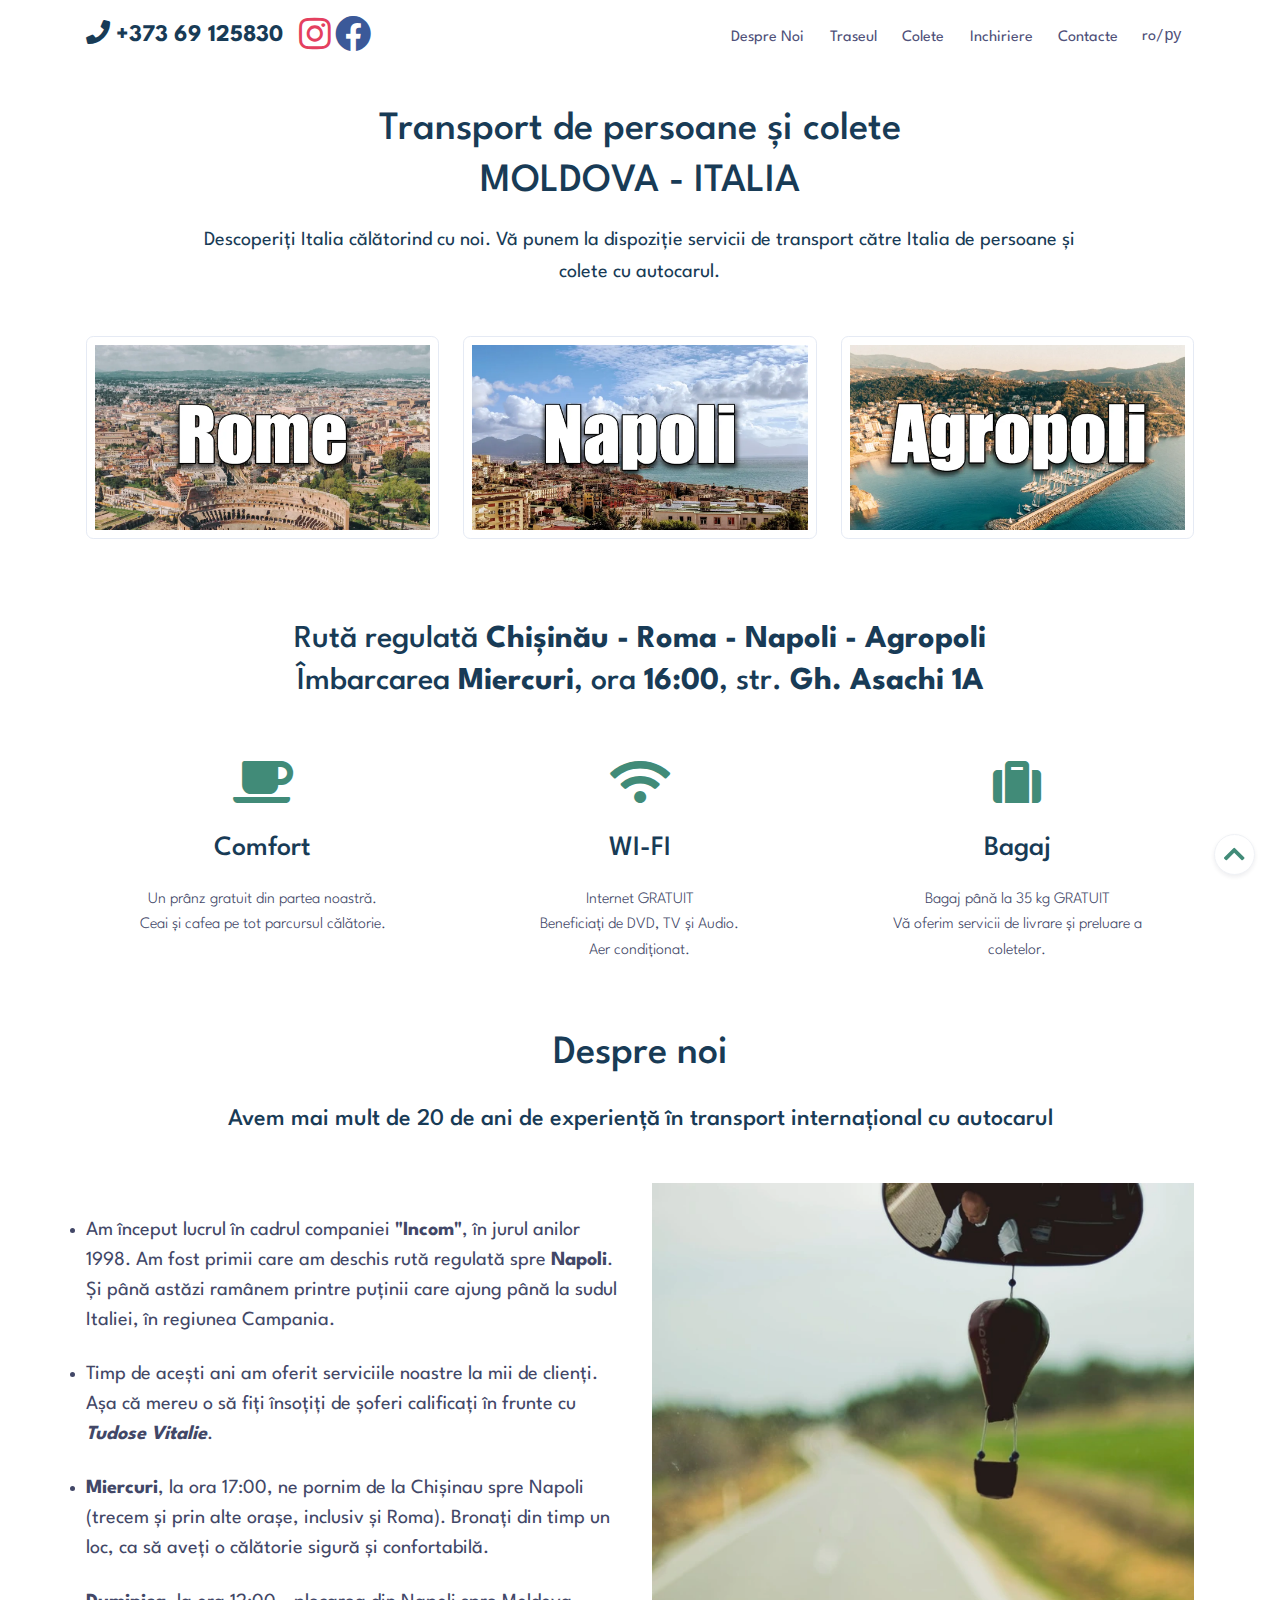
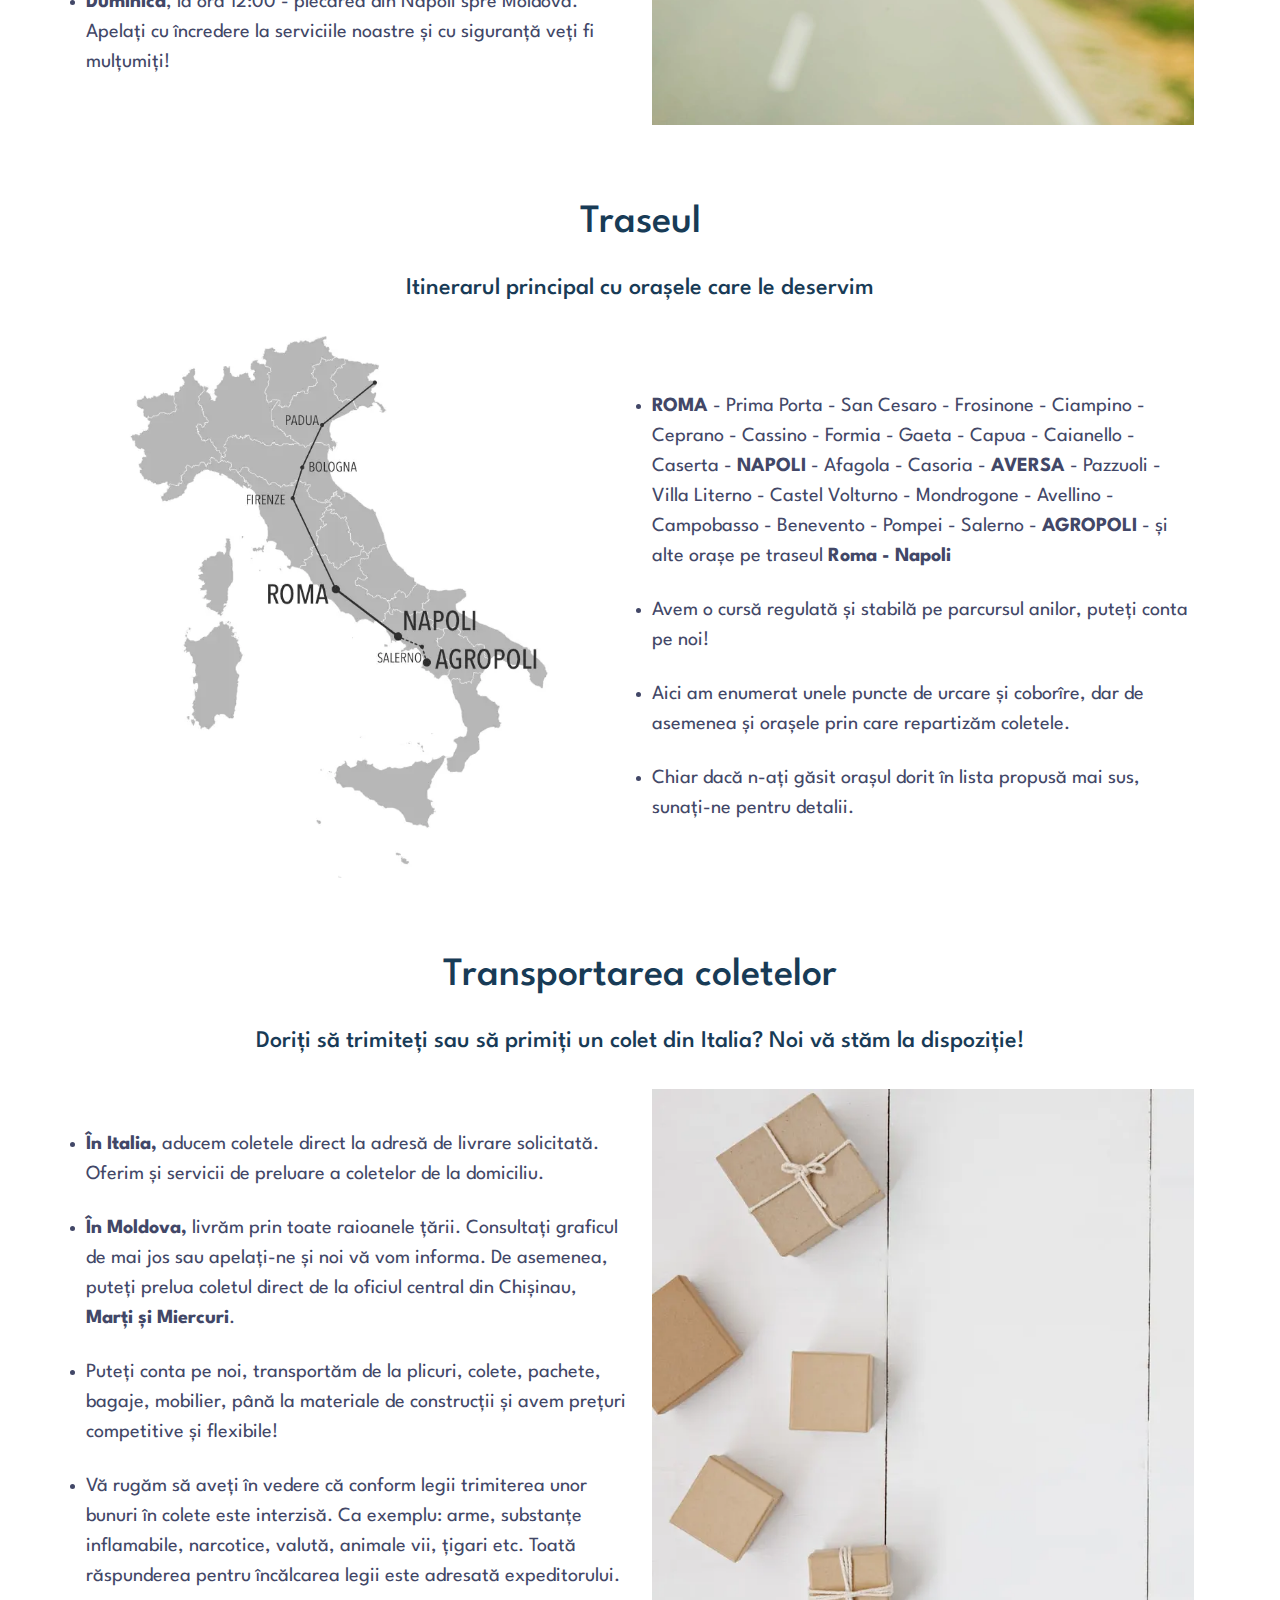
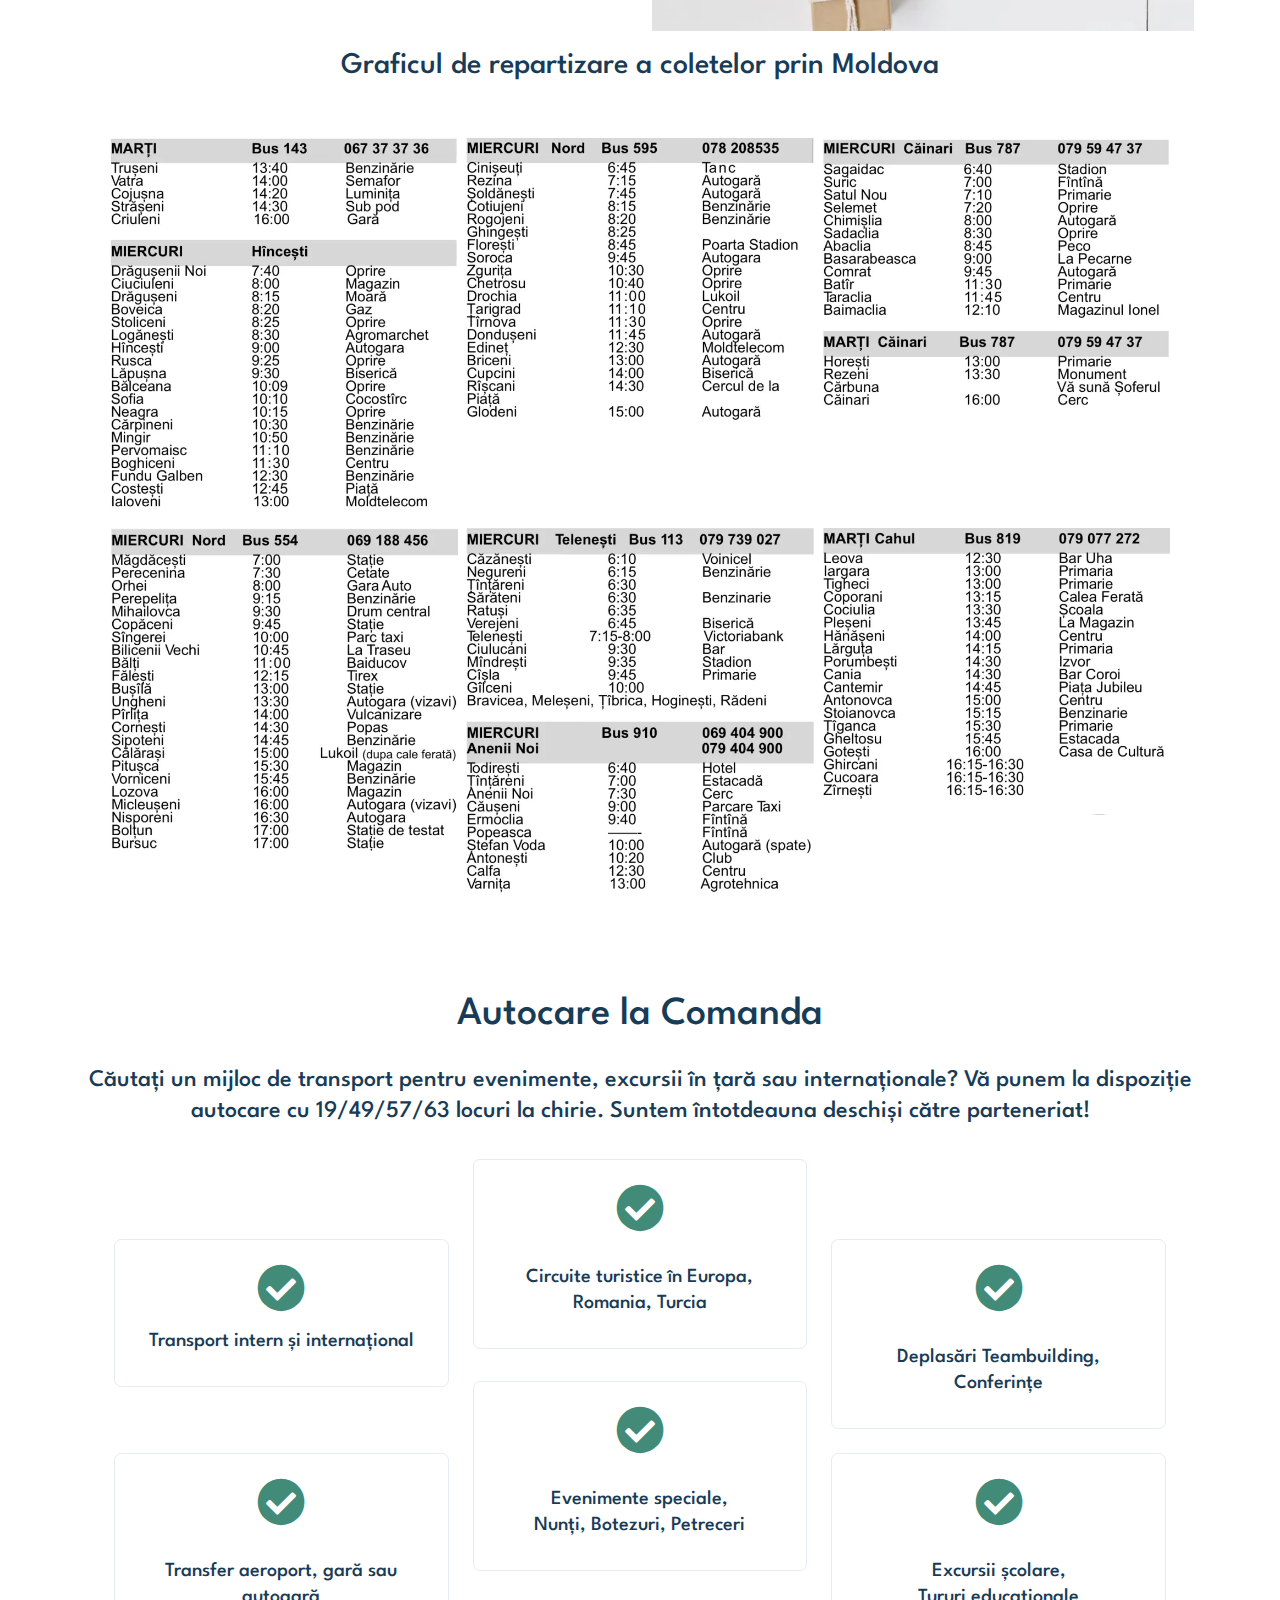
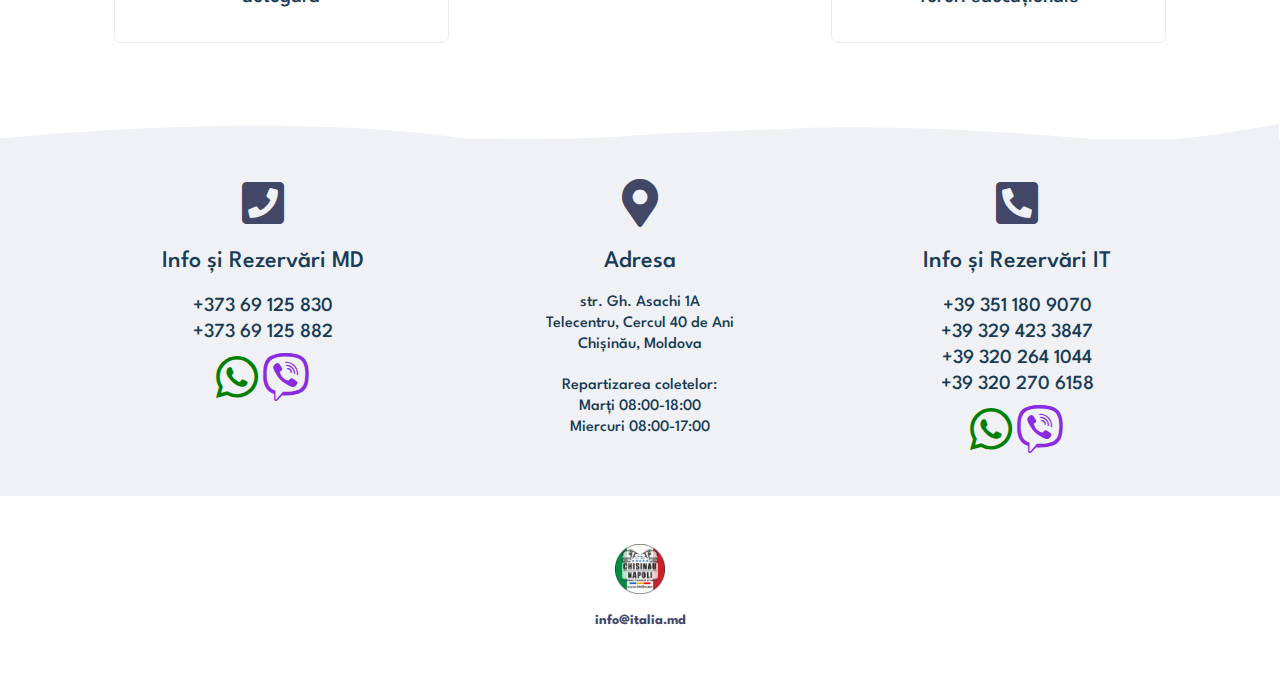
<file: index.html>
<!DOCTYPE html><html lang="ro"><head><meta http-equiv="Content-Type" content="text/html; charset=utf-8"><title>Italia - Moldova. Transport de pasageri si colete | italia.md</title><meta name="viewport" content="width=device-width,initial-scale=1,shrink-to-fit=no"><meta name="title" content="Italia - Moldova. Transport de pasageri si colete | italia.md"><meta name="author" content="italia.md"><meta name="description" content="Ruta Chisinau - Roma - Napoli - Agropoli. Transport de persoane si colete. Imbarcarea din Chisinau, Miercuri 17:00 str.Gh.Asachi 1A. Rezervari: 069125830"><meta name="keywords" content="111 transport, italia, moldova, chisinau napoli, chisinau roma, moldova italia, chisinau italia, incom, italia.md, chisinau.roma.napoli"><link rel="canonical" href="https://italia.md/"><meta property="og:type" content="website"><meta property="og:url" content="https://italia.md/"><meta property="og:title" content="Italia - Moldova. Transport de pasageri si colete | italia.md"><meta property="og:description" content="Ruta Chisinau - Roma - Napoli - Agropoli. Transport de persoane si colete. Imbarcarea din Chisinau, Miercuri 17:00 str.Gh.Asachi 1A. Rezervari: 069125830"><meta property="og:image" content="https://italia.md/assets/img/bus.png"><meta property="twitter:card" content="summary_large_image"><meta property="twitter:url" content="https://italia.md/"><meta property="twitter:title" content="Italia - Moldova. Transport de pasageri si colete | italia.md"><meta property="twitter:description" content="Ruta Chisinau - Roma - Napoli - Agropoli. Transport de persoane si colete. Imbarcarea din Chisinau, Miercuri 17:00 str.Gh.Asachi 1A. Rezervari: 069125830"><meta property="twitter:image" content="https://italia.md/assets/img/bus.png"><link rel="apple-touch-icon" sizes="120x120" href="./assets/img/favicon/apple-touch-icon.png"><link rel="icon" type="image/png" sizes="32x32" href="./assets/img/favicon/bus2.png"><link rel="icon" type="image/png" sizes="16x16" href="./assets/img/favicon/bus2.png"><link rel="manifest" href="./assets/img/favicon/site.webmanifest"><link rel="mask-icon" href="./assets/img/favicon/safari-pinned-tab.svg" color="#ffffff"><meta name="msapplication-TileColor" content="#ffffff"><meta name="theme-color" content="#ffffff"><link type="text/css" href="./vendor/@fortawesome/fontawesome-free/css/all.min.css" rel="stylesheet"><link type="text/css" href="./css/swipe.css" rel="stylesheet"><meta name="yandex-verification" content="260deba2bd4ad762"><script data-host="https://microanalytics.io" data-dnt="false" src="https://microanalytics.io/js/script.js" id="ZwSg9rf6GA" async defer="defer"></script><script defer="defer" src="https://static.cloudflareinsights.com/beacon.min.js" data-cf-beacon='{"token": "74568b2d2356481abb2b016bed1ec2b2"}'></script><style>.fix-scroll {
    display: block;
    position: relative;
    top: -80px;
    visibility: hidden;
}</style></head><body><header class="header-global" id="home"><nav id="navbar-main" class="navbar navbar-expand-lg fixed-top bg-white"><div class="container"><div class="d-flex flex-row flex-nowrap"><a class="pt-1 h4" href="#contacts"><i class="fas fa-phone"></i> <b>+373 69 125830</b></a><div class="d-none d-lg-block"><a href="https://www.instagram.com/chisinau.roma.napoli.agropoli/" target="_blank" aria-label="instagram social link" class="icon icon-ml icon-instagram mt-0 ml-3 mr-1"><span class="fab fa-instagram"></span> </a><a href="https://www.facebook.com/chisinau.roma.napoli.agropoli/" target="_blank" aria-label="facebook social link" class="icon icon-ml icon-facebook"><span class="fab fa-facebook"></span></a></div></div><button class="navbar-toggler" type="button" data-toggle="collapse" data-target="#navbarTogglerDemo02" aria-controls="navbarTogglerDemo02" aria-expanded="false" aria-label="Toggle navigation"><i class="fas fa-bars"></i></button><div class="collapse navbar-collapse" id="navbarTogglerDemo02"><ul class="navbar-nav mr-auto"><li class="nav-item d-lg-none"><a class="fas fa-times" href="#home"></a></li><li class="nav-item"><a class="nav-link" href="#about">Despre Noi</a></li><li class="nav-item"><a class="nav-link" href="#route">Traseul</a></li><li class="nav-item"><a class="nav-link" href="#boxes">Colete</a></li><li class="nav-item"><a class="nav-link" href="#rent">Inchiriere</a></li><li class="nav-item"><a class="nav-link pr-4" href="#contacts">Contacte</a></li><hr><div class="d-flex flex-row flex-nowrap"><div class="d-flex flex-row flex-nowrap"><a class="nav-link d-flex flex-row flex-nowrap pl-0 pr-0" href="index.html">ro</a> <a class="nav-link d-flex flex-row flex-nowrap pl-0 pr-0">/</a> <a class="nav-link d-flex flex-row flex-nowrap pl-0" href="index.ru.html">ру</a></div><div class="d-lg-none"><a href="https://www.instagram.com/chisinau.roma.napoli.agropoli/" target="_blank" aria-label="instagram social link" class="icon icon-ml icon-instagram mt-1 ml-4 mr-1"><span class="fab fa-instagram"></span> </a><a href="https://www.facebook.com/chisinau.roma.napoli.agropoli/" target="_blank" aria-label="facebook social link" class="icon icon-ml icon-facebook"><span class="fab fa-facebook"></span></a></div></div></ul></div></div></nav></header><main><section class="section section-header text-dark pb-md-0 pt-6"><div class="container"><div class="row justify-content-center"><div class="col-12 col-md-10 text-center mb-5 mb-md-5"><p class="display-3 font-weight-bolder mb-4"></p><h1>Transport de persoane și colete<br>MOLDOVA - ITALIA</h1><p></p><p class="lead mb-0 mb-lg-0">Descoperiți Italia călătorind cu noi. Vă punem la dispoziție servicii de transport către Italia de persoane și colete cu autocarul.</p></div></div><div class="row mb-6"><div class="col-12 col-md-6 col-lg-4"><div class="card border-light p-2"><img src="./assets/img/illustrations/roma.webp" alt="Roma"></div></div><div class="col-12 col-md-6 col-lg-4"><div class="card border-light p-2"><img src="./assets/img/illustrations/napoli.webp" alt="Napoli"></div></div><div class="col-12 col-md-6 col-lg-4"><div class="card border-light p-2"><img src="./assets/img/illustrations/agropoli.webp" alt="Agropoli"></div></div></div><div class="row justify-content-center mb-0 mb-lg-4 text-center"><h2>Rută regulată&nbsp;<br class="d-md-none"><b>Chișinău - Roma - Napoli - Agropoli</b><br>Îmbarcarea <b>Miercuri</b>, ora <b>16:00</b>, str. <b>Gh. Asachi 1A</b></h2></div></div></section><section class="section section-lg py-0 mb-3"><div class="container"><div class="row"><div class="col-12 col-md-6 col-lg-4"><div class="card border-0 bg-white text-center p-1"><div class="card-header bg-white border-0 pb-0"><div class="icon icon-lg icon-primary mb-4"><span class="fas fa-coffee"></span></div><h2 class="h3 text-dark m-0">Comfort</h2></div><div class="card-body"><p class="mb-0">Un prânz gratuit din partea noastră.<br>Ceai și cafea pe tot parcursul călătorie.</p></div></div></div><div class="col-12 col-md-6 col-lg-4"><div class="card border-0 bg-white text-center p-1"><div class="card-header bg-white border-0 pb-0"><div class="icon icon-lg icon-primary mb-4"><span class="fas fa-wifi"></span></div><h2 class="h3 text-dark m-0">WI-FI</h2></div><div class="card-body"><p class="mb-0">Internet GRATUIT<br>Beneficiați de DVD, TV și Audio.<br>Aer condiționat.</p></div></div></div><div class="col-12 col-md-6 col-lg-4"><div class="card border-0 bg-white text-center p-1"><div class="card-header bg-white border-0 pb-0"><div class="icon icon-lg icon-primary mb-4"><span class="fas fa-suitcase"></span></div><h2 class="h3 text-dark m-0">Bagaj</h2></div><div class="card-body"><p class="mb-4">Bagaj până la 35 kg GRATUIT<br>Vă oferim servicii de livrare și preluare a coletelor.</p></div></div></div></div></div></section><span id="about" class="fix-scroll"></span><section class="section section-lg pt-0 pb-5"><div class="container"><div class="row justify-content-center mb-5 mb-lg-0 text-center"><div class="col-12 col-lg-8 text-center"><h2 class="h1 mb-4">Despre noi</h2></div><p class="h4 mb-4">Avem mai mult de 20 de ani de experiență în transport internațional cu autocarul</p></div><div class="row row-grid align-items-center mb-3"><div class="col-12 col-lg-6"><li class="lead">Am început lucrul în cadrul companiei <b>"Incom"</b>, în jurul anilor 1998. Am fost primii care am deschis rută regulată spre <b>Napoli</b>. Și până astăzi ramânem printre puținii care ajung până la sudul Italiei, în regiunea Campania.</li><br><li class="lead">Timp de acești ani am oferit serviciile noastre la mii de clienți. Așa că mereu o să fiți însoțiți de șoferi calificați în frunte cu <i><b>Tudose Vitalie</b></i>.</li><br><li class="lead"><b>Miercuri</b>, la ora 17:00, ne pornim de la Chișinau spre Napoli (trecem și prin alte orașe, inclusiv și Roma). Bronați din timp un loc, ca să aveți o călătorie sigură și confortabilă.</li><br><li class="lead"><b>Duminica</b>, la ora 12:00 - plecarea din Napoli spre Moldova. Apelați cu încredere la serviciile noastre și cu siguranță veți fi mulțumiți!</li></div><div class="col-12 col-lg-6 mr-lg-auto pt-4 pb-2"><img src="./assets/img/illustrations/driver.webp" class="w-100" alt="Sofer"></div></div></div></section><span id="route" class="fix-scroll"></span><section class="section section-lg pt-0 pb-5"><div class="container"><div class="row justify-content-center mb-5 mb-lg-2 text-center"><div class="col-12 col-lg-8 text-center"><h2 class="h1 mb-4">Traseul</h2></div><p class="h4 mb-4">Itinerarul principal cu orașele care le deservim</p></div><div class="row row-grid align-items-center mb-0 mb-lg-4"><div class="col-12 col-lg-6"><img src="./assets/img/illustrations/italy.webp" class="w-100" alt="Italia"></div><div class="col-12 col-lg-6 ml-lg-auto"><li class="lead"><b>ROMA</b> - Prima Porta - San Cesaro - Frosinone - Ciampino - Ceprano - Cassino - Formia - Gaeta - Capua - Caianello - Caserta - <b>NAPOLI</b> - Afagola - Casoria - <b>AVERSA</b> - Pazzuoli - Villa Literno - Castel Volturno - Mondrogone - Avellino - Campobasso - Benevento - Pompei - Salerno - <b>AGROPOLI</b> - și alte orașe pe traseul <b>Roma - Napoli</b></li><br><li class="lead">Avem o cursă regulată și stabilă pe parcursul anilor, puteți conta pe noi!</li><br><li class="lead">Aici am enumerat unele puncte de urcare și coborîre, dar de asemenea și orașele prin care repartizăm coletele.</li><br><li class="lead">Chiar dacă n-ați găsit orașul dorit în lista propusă mai sus, sunați-ne pentru detalii.</li></div></div></div></section><span id="boxes" class="fix-scroll"></span><section class="section section-lg pt-0 pb-6"><div class="container"><div class="row justify-content-center mb-5 mb-lg-2 text-center"><div class="col-12 col-lg-8 text-center"><h2 class="h1 mb-4">Transportarea coletelor</h2></div><p class="h4 mb-4">Doriți să trimiteți sau să primiți un colet din Italia? Noi vă stăm la dispoziție!</p></div><div class="row row-grid align-items-center mb-5 mb-lg-3"><div class="col-12 col-lg-6"><!-- <h5 class="mb-4">
                                <i class="fas fa-phone"></i>&nbsp;&nbsp;<b>+373 69 125830</b> &nbsp;&nbsp;(Viber/WhatsApp)<br>
                                <i class="fas fa-phone"></i>&nbsp;&nbsp;<b>+39 351 180 9070</b> &nbsp;&nbsp;(Viber/WhatsApp)<br>
                                <i class="fas fa-phone"></i>&nbsp;&nbsp;<b>+39 329 423 3847</b> &nbsp;&nbsp;(Viber/WhatsApp)
                            </h5> --><li class="lead"><b>În Italia,</b> aducem coletele direct la adresă de livrare solicitată. Oferim și servicii de preluare a coletelor de la domiciliu.</li><br><li class="lead"><b>În Moldova,</b> livrăm prin toate raioanele țării. Consultați graficul de mai jos sau apelați-ne și noi vă vom informa. De asemenea, puteți prelua coletul direct de la oficiul central din Chișinau, <b>Marți și Miercuri</b>.</li><br><li class="lead">Puteți conta pe noi, transportăm de la plicuri, colete, pachete, bagaje, mobilier, până la materiale de construcții și avem prețuri competitive și flexibile!</li><br><li class="lead">Vă rugăm să aveți în vedere că conform legii trimiterea unor bunuri în colete este interzisă. Ca exemplu: arme, substanțe inflamabile, narcotice, valută, animale vii, țigari etc. Toată răspunderea pentru încălcarea legii este adresată expeditorului.</li></div><div class="col-12 col-lg-6 ml-lg-auto"><img src="./assets/img/illustrations/box.webp" class="w-100" alt="Colete"></div></div><div class="row justify-content-center mb-5"><div class="col-12 text-center mb-0 mb-lg-0"><h2 class="display-4 mb-0">Graficul de repartizare a coletelor prin Moldova</h2></div></div><div class="container"><div class="container-sm"><div class="row align-items-start"><div class="col-4 p-1"><a href="./assets/img/illustrations/1orar.webp" target="_blank"><img src="./assets/img/illustrations/1orar.webp" alt="Orar Bus nr.143"></a></div><div class="col-4 p-1"><a href="./assets/img/illustrations/2orar.webp" target="_blank"><img src="./assets/img/illustrations/2orar.webp" alt="Orar Bus nr.595"></a></div><div class="col-4 p-1"><a href="./assets/img/illustrations/3orar.webp" target="_blank"><img src="./assets/img/illustrations/3orar.webp" alt="Orar Bus nr.787"></a></div><div class="col-4 p-1"><a href="./assets/img/illustrations/4orar.webp" target="_blank"><img src="./assets/img/illustrations/4orar.webp" alt="Orar Bus nr.554"></a></div><div class="col-4 p-1"><a href="./assets/img/illustrations/5orar.webp" target="_blank"><img src="./assets/img/illustrations/5orar.webp" alt="Orar Bus nr.113/910"></a></div><div class="col-4 p-1"><a href="./assets/img/illustrations/6orar.webp" target="_blank"><img src="./assets/img/illustrations/6orar.webp" alt="Orar Bus nr.819"></a></div></div></div></div></div></section><span id="rent" class="fix-scroll"></span><section class="section section-lg pt-0 pb-3"><div class="container"><div class="row justify-content-center mb-5 mb-lg-2 text-center"><div class="col-12 col-lg-8 text-center"><h2 class="h1 mb-4">Autocare la Comanda</h2></div><p class="h4 mb-4">Căutați un mijloc de transport pentru evenimente, excursii în țară sau internaționale? Vă punem la dispoziție autocare cu 19/49/57/63 locuri la chirie. Suntem întotdeauna deschiși către parteneriat!</p></div><div class="container"><div class="row justify-content-center"><div class="row mt-lg-6 mb-lg-6 mb-2"><div class="col-12 col-md-6 col-lg-4 mb-4 mb-lg-0"><div class="card border-light"><div class="card-body text-center py-4"><div class="icon icon-lg icon-primary mb-2"><span class="fas fa-check-circle fa-3x"></span></div><p class="px-2 my-2 h5">Transport intern și internațional</p></div></div></div><div class="col-12 col-md-6 col-lg-4 mb-4 mb-lg-0"><div class="card border-light mt-lg-n6"><div class="card-body text-center py-4"><div class="icon icon-lg icon-primary mb-4"><span class="fas fa-check-circle fa-3x"></span></div><p class="px-2 my-2 h5">Circuite turistice în Europa, Romania, Turcia</p></div></div></div><div class="col-12 col-md-6 col-lg-4 mb-4 mb-lg-0"><div class="card border-light"><div class="card-body text-center py-4"><div class="icon icon-lg icon-primary mb-4"><span class="fas fa-check-circle fa-3x"></span></div><p class="px-2 my-2 h5">Deplasări Teambuilding,<br>Conferințe</p></div></div></div><div class="col-12 col-md-6 col-lg-4 mb-4 mb-lg-0 mt-lg-4"><div class="card border-light"><div class="card-body text-center py-4"><div class="icon icon-lg icon-primary mb-4"><span class="fas fa-check-circle fa-3x"></span></div><p class="px-2 my-2 h5">Transfer aeroport, gară sau autogară</p></div></div></div><div class="col-12 col-md-6 col-lg-4 mb-4 mb-lg-0 mt-lg-n5"><div class="card border-light"><div class="card-body text-center py-4"><div class="icon icon-lg icon-primary mb-4"><span class="fas fa-check-circle fa-3x"></span></div><p class="px-2 my-2 h5">Evenimente speciale,<br>Nunți, Botezuri, Petreceri</p></div></div></div><div class="col-12 col-md-6 col-lg-4 mt-lg-4"><div class="card border-light"><div class="card-body text-center py-4"><div class="icon icon-lg icon-primary mb-4"><span class="fas fa-check-circle fa-3x"></span></div><p class="px-2 my-2 h5">Excursii școlare,<br>Tururi educaționale</p></div></div></div></div></div></div></div></section><span id="contacts" class="fix-scroll"></span><div class="section bg-soft p-4"><figure class="position-absolute top-0 left-0 w-100 d-none d-md-block mt-n3"><svg class="fill-soft" version="1.1" xmlns="http://www.w3.org/2000/svg" xmlns:xlink="http://www.w3.org/1999/xlink" x="0px" y="0px" viewBox="0 0 1920 43.4" style="enable-background:new 0 0 1920 43.4;" xml:space="preserve"><path d="M0,23.3c0,0,405.1-43.5,697.6,0c316.5,1.5,108.9-2.6,480.4-14.1c0,0,139-12.2,458.7,14.3 c0,0,67.8,19.2,283.3-22.7v35.1H0V23.3z"></path></svg></figure><div class="container"><div class="row text-center"><div class="col-sm-4 p-3"><div class="contact-detail-box"><i class="fas fa-phone-square fa-3x text-colored"></i><h4 class="mt-3 mb-3">Info și Rezervări MD</h4><abbr title="Phone"></abbr><h5>+373 69 125 830<br>+373 69 125 882</h5><a href="https://api.whatsapp.com/send?phone=37369125830"><i class="fab fa-whatsapp fa-3x" style="color: green;"></i></a> <a href="viber://chat?number=37369125830"><i class="fab fa-viber fa-3x" style="color: blueviolet;"></i></a></div></div><div class="col-sm-4 p-3"><div class="contact-detail-box"><i class="fas fa-map-marker-alt fa-3x"></i><h4 class="mt-3 mb-3">Adresa</h4><h6>str. Gh. Asachi 1A<br>Telecentru, Cercul 40 de Ani<br>Chișinău, Moldova<br><br>Repartizarea coletelor:<br>Marți 08:00-18:00<br>Miercuri 08:00-17:00</h6></div></div><div class="col-sm-4 p-3"><div class="contact-detail-box"><i class="fas fa-phone-square-alt fa-3x text-colored"></i><h4 class="mt-3 mb-3">Info și Rezervări IT</h4><h5>+39 351 180 9070<br>+39 329 423 3847<br>+39 320 264 1044<br>+39 320 270 6158</h5><a href="https://api.whatsapp.com/send?phone=393511809070"><i class="fab fa-whatsapp fa-3x" style="color: green;"></i></a> <a href="viber://chat?number=393511809070"><i class="fab fa-viber fa-3x" style="color: blueviolet;"></i></a></div></div></div></div></div></main><footer class="footer py-5 pt-lg-0"><div class="sticky-right"><a href="#home" class="icon icon-primary icon-md btn btn-icon-only btn-white border border-soft shadow-soft animate-up-3"><span class="fas fa-chevron-up"></span></a></div><div class="container"><div class="row pt-2 pt-lg-5"><div class="col mb-md-0"><a href="https://www.facebook.com/chisinau.roma.napoli.agropoli" target="_blank" class="d-flex justify-content-center"><img src="./assets/img/bus.png" height="50" class="mb-3" alt="Logo"></a><div class="d-flex text-center justify-content-center align-items-center" role="contentinfo"><p class="font-weight-normal font-small mb-0"><b>info<!-- >@. -->@<!-- >@. -->italia<!-- >@. -->.<!-- >@. -->md</b></p></div></div></div></div></footer><script src="./vendor/popper.js/dist/umd/popper.min.js"></script><script src="./vendor/bootstrap/dist/js/bootstrap.min.js"></script><script src="./vendor/headroom.js/dist/headroom.min.js"></script><script src="./vendor/onscreen/dist/on-screen.umd.min.js"></script><script src="./vendor/smooth-scroll/dist/smooth-scroll.polyfills.min.js"></script><script async defer="defer" src="https://buttons.github.io/buttons.js"></script><script src="./assets/js/swipe.js"></script><script>const navLinks = document.querySelectorAll('.nav-item')
    const menuToggle = document.getElementById('navbarTogglerDemo02')
    const bsCollapse = new bootstrap.Collapse(menuToggle)
    navLinks.forEach((l) => {
        l.addEventListener('click', () => { bsCollapse.toggle(true) })
    })</script></body></html>
</file>
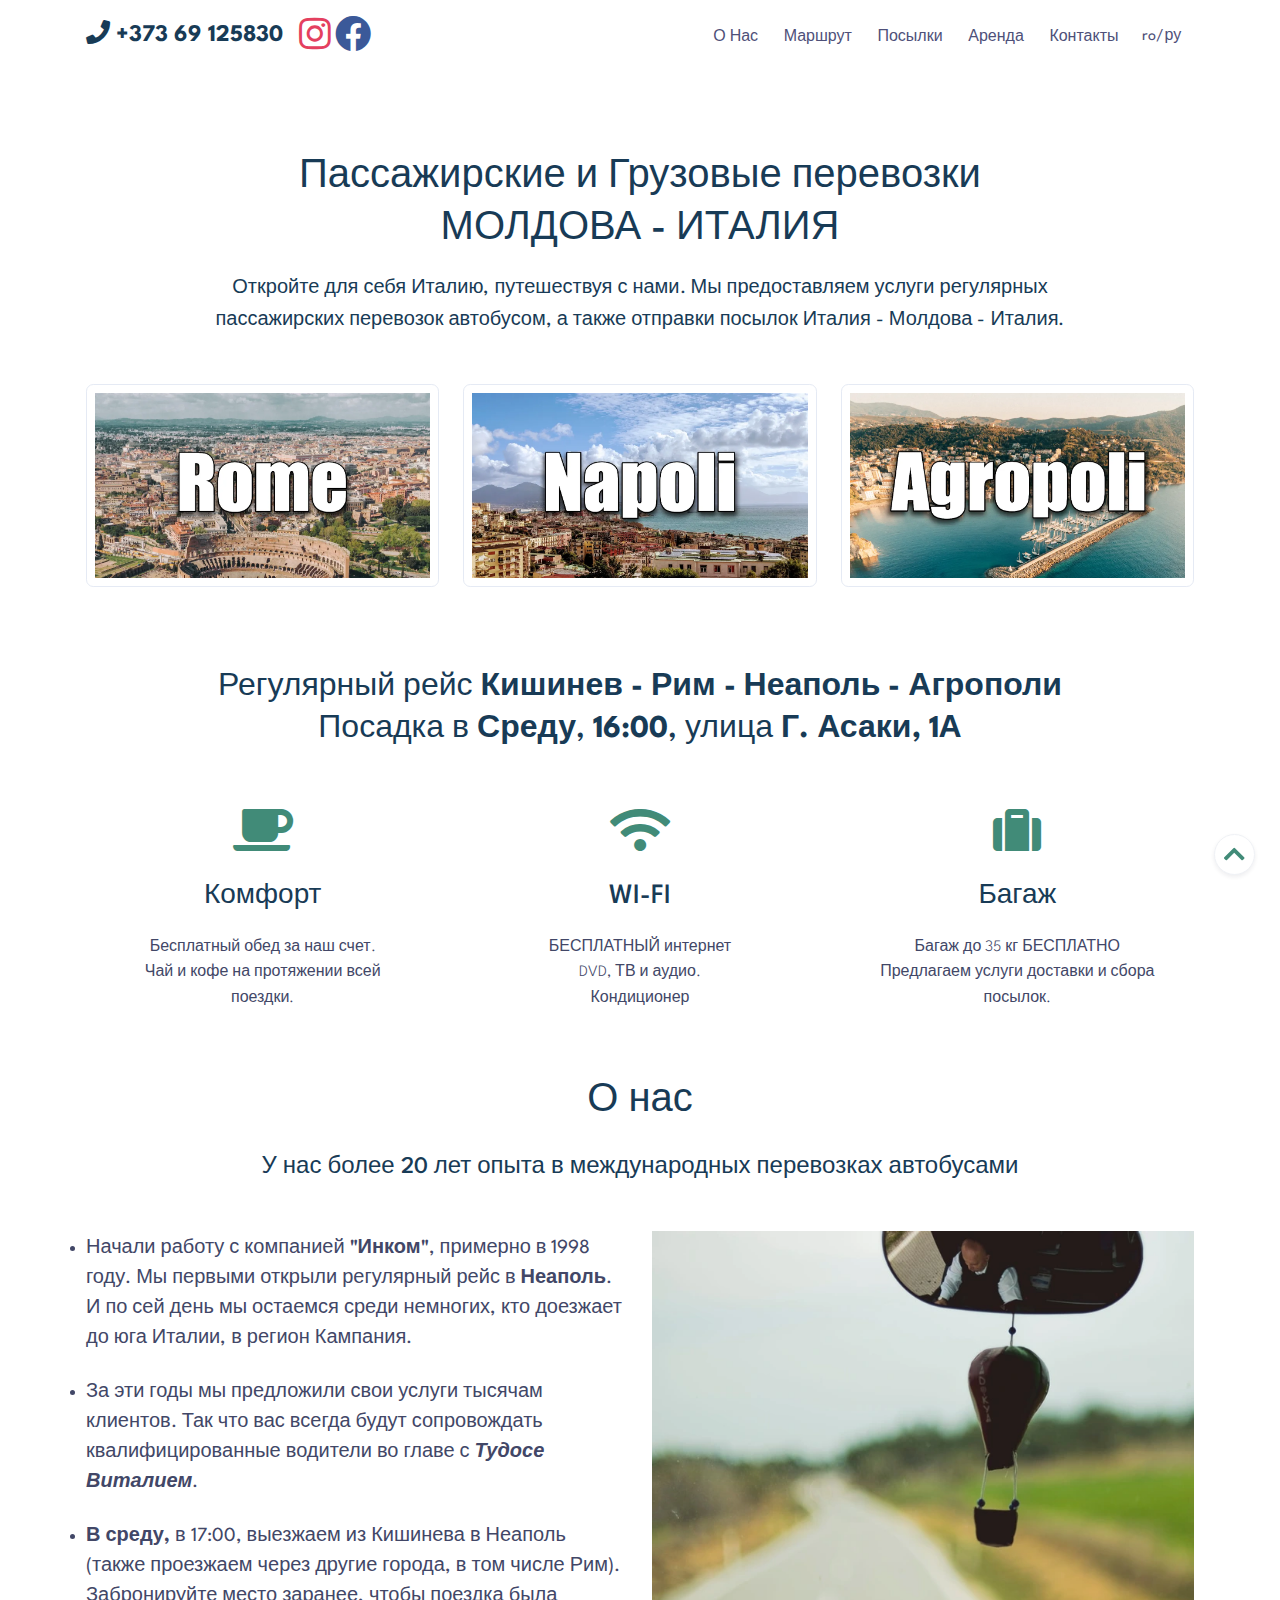
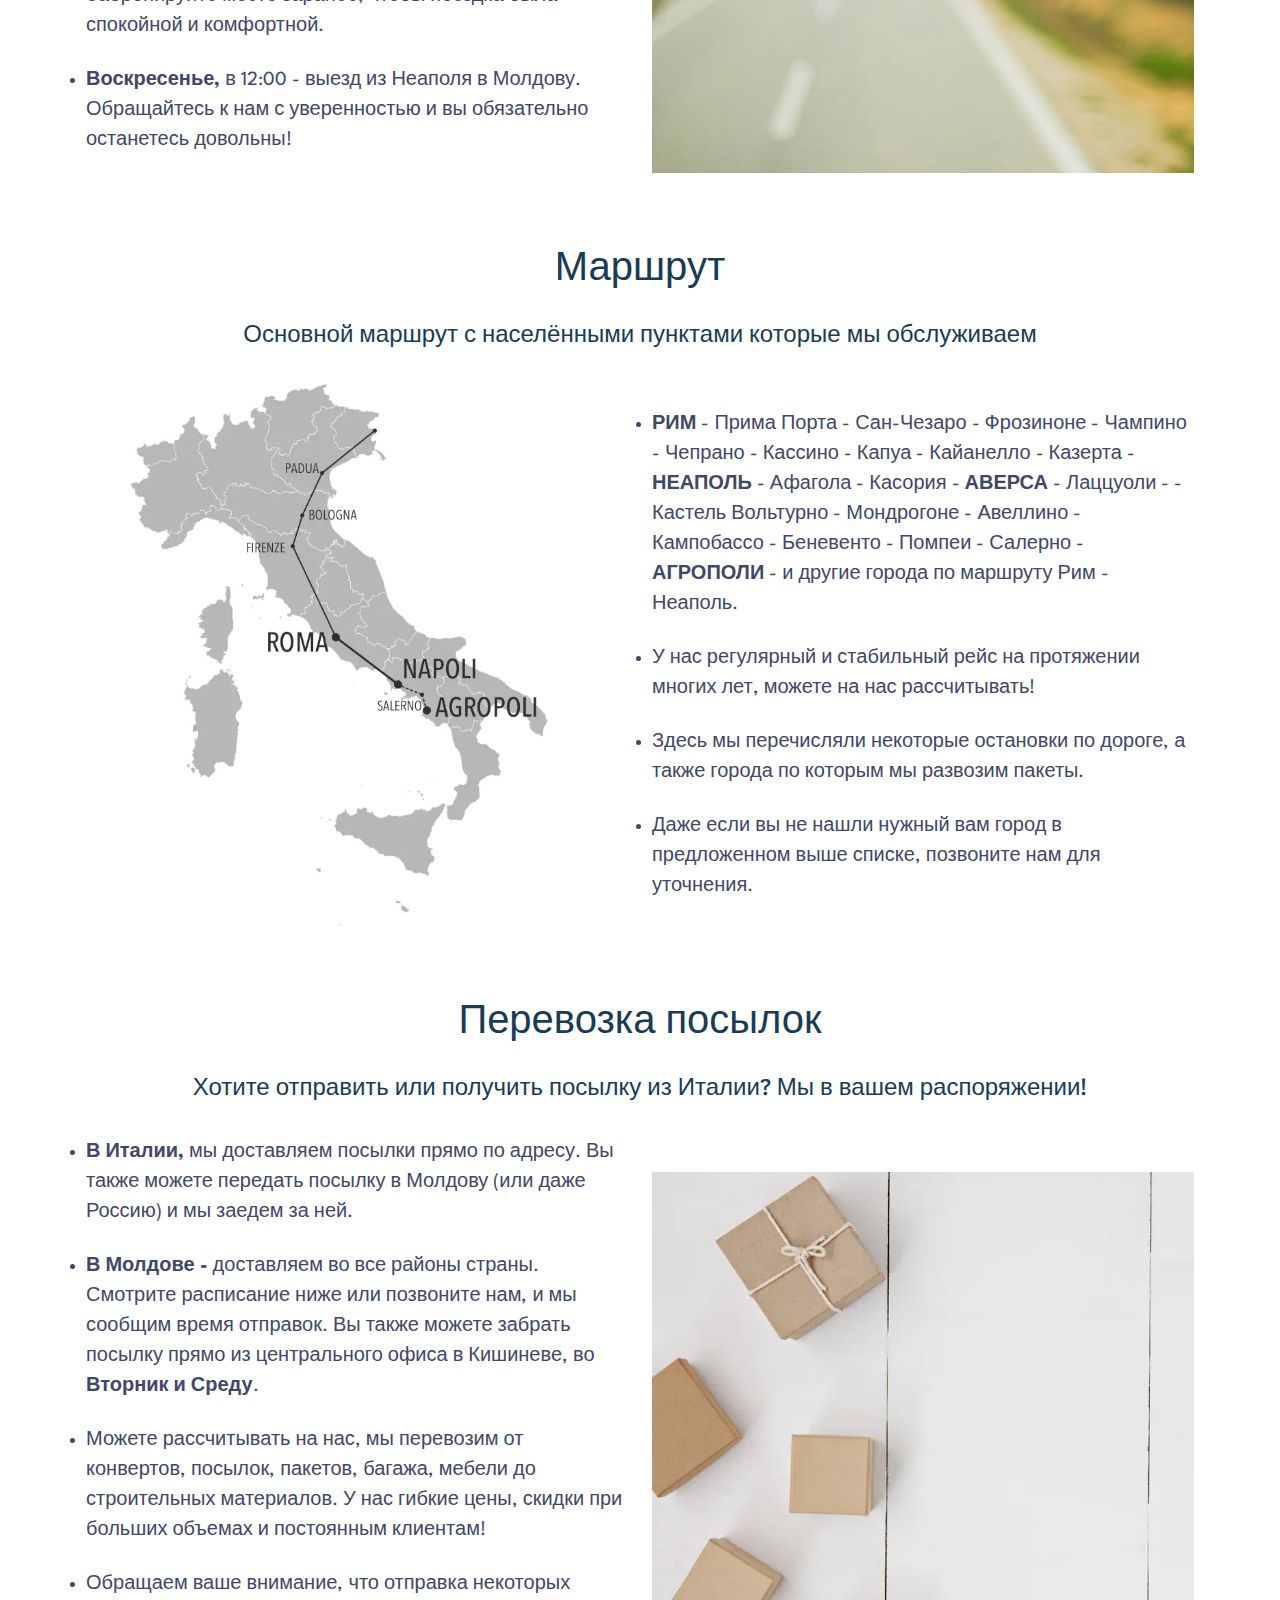
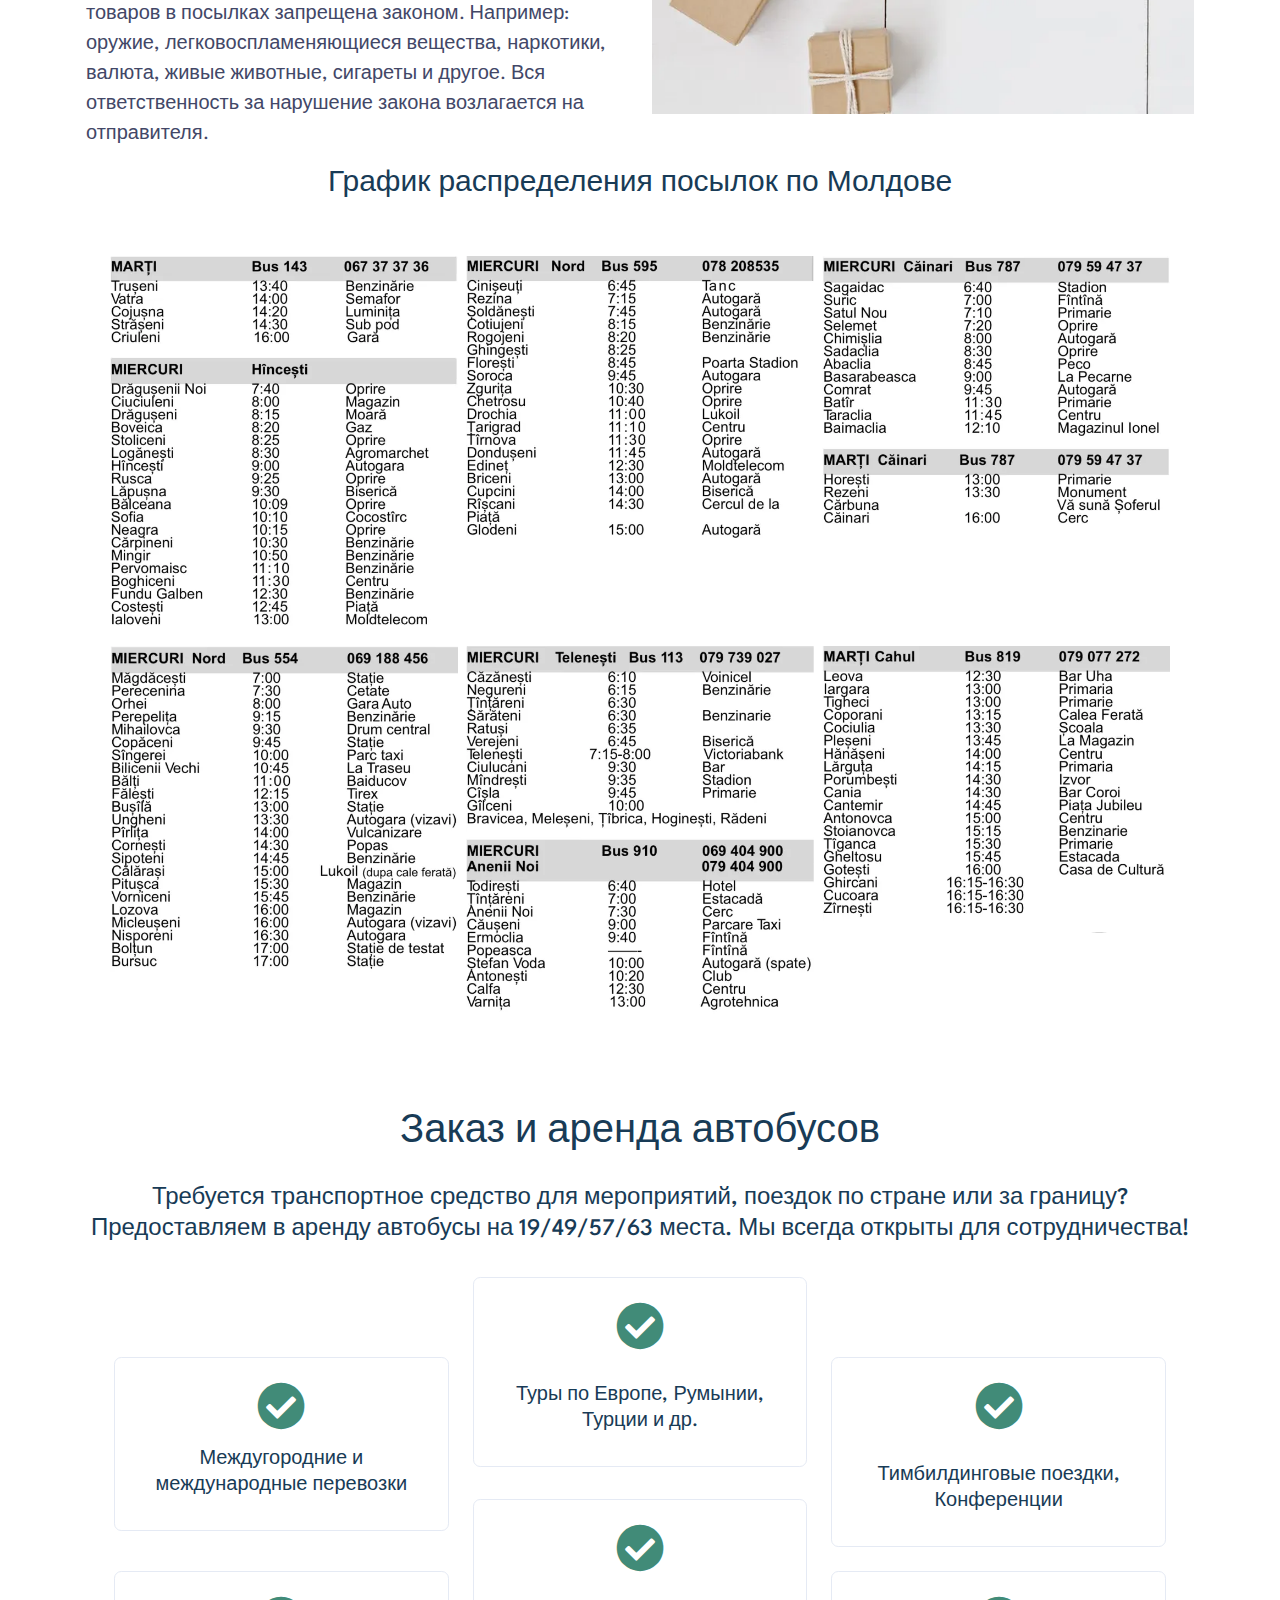
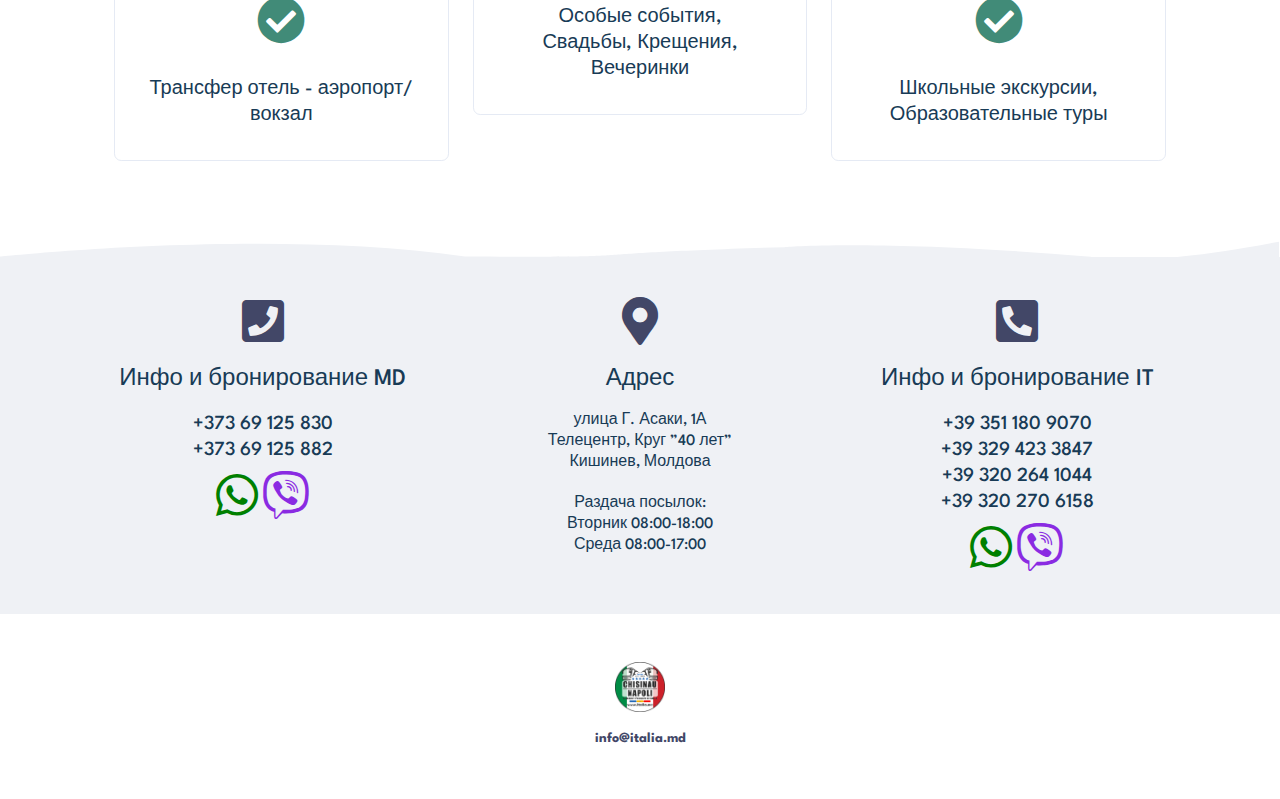
<file: index.ru.html>
<!DOCTYPE html><html lang="ro"><head><meta http-equiv="Content-Type" content="text/html; charset=utf-8"><title>Italia - Moldova. Transport de pasageri si colete | italia.md</title><meta name="viewport" content="width=device-width,initial-scale=1,shrink-to-fit=no"><meta name="title" content="Italia - Moldova. Transport de pasageri si colete | italia.md"><meta name="author" content="italia.md"><meta name="description" content="Ruta Chisinau - Roma - Napoli - Agropoli. Transport de persoane si colete. Pornirea din Chisinau, Miercuri 17:00 str.Gh.Asachi 1A. Rezervari: 069125830"><meta name="keywords" content="111 transport, italia, moldova, chisinau napoli, chisinau roma, moldova italia, chisinau italia, incom, italia.md, chisinau.roma.napoli"><link rel="canonical" href="https://italia.md/"><meta property="og:type" content="website"><meta property="og:url" content="https://italia.md/"><meta property="og:title" content="Italia - Moldova. Transport de pasageri si colete | italia.md"><meta property="og:description" content="Ruta Chisinau - Roma - Napoli - Agropoli. Transport de persoane si colete. Pornirea din Chisinau, Miercuri 17:00 str.Gh.Asachi 1A. Rezervari: 069125830"><meta property="og:image" content="https://italia.md/assets/img/bus.png"><meta property="twitter:card" content="summary_large_image"><meta property="twitter:url" content="https://italia.md/"><meta property="twitter:title" content="Italia - Moldova. Transport de pasageri si colete | italia.md"><meta property="twitter:description" content="Ruta Chisinau - Roma - Napoli - Agropoli. Transport de persoane si colete. Pornirea din Chisinau, Miercuri 17:00 str.Gh.Asachi 1A. Rezervari: 069125830"><meta property="twitter:image" content="https://italia.md/assets/img/bus.png"><link rel="apple-touch-icon" sizes="120x120" href="./assets/img/favicon/apple-touch-icon.png"><link rel="icon" type="image/png" sizes="32x32" href="./assets/img/favicon/bus2.png"><link rel="icon" type="image/png" sizes="16x16" href="./assets/img/favicon/bus2.png"><link rel="manifest" href="./assets/img/favicon/site.webmanifest"><link rel="mask-icon" href="./assets/img/favicon/safari-pinned-tab.svg" color="#ffffff"><meta name="msapplication-TileColor" content="#ffffff"><meta name="theme-color" content="#ffffff"><link type="text/css" href="./vendor/@fortawesome/fontawesome-free/css/all.min.css" rel="stylesheet"><link type="text/css" href="./css/swipe.css" rel="stylesheet"><meta name="yandex-verification" content="260deba2bd4ad762"><script data-host="https://microanalytics.io" data-dnt="false" src="https://microanalytics.io/js/script.js" id="ZwSg9rf6GA" async defer="defer"></script><script defer="defer" src="https://static.cloudflareinsights.com/beacon.min.js" data-cf-beacon='{"token": "74568b2d2356481abb2b016bed1ec2b2"}'></script><style>.fix-scroll {
    display: block;
    position: relative;
    top: -80px;
    visibility: hidden;
}</style></head><body><header class="header-global" id="home"><nav id="navbar-main" class="navbar navbar-expand-lg fixed-top bg-white"><div class="container"><div class="d-flex flex-row flex-nowrap"><a class="pt-1 h4" href="#contacts"><i class="fas fa-phone"></i> <b>+373 69 125830</b></a><div class="d-none d-lg-block"><a href="https://www.instagram.com/chisinau.roma.napoli.agropoli/" target="_blank" aria-label="instagram social link" class="icon icon-ml icon-instagram mt-0 ml-3 mr-1"><span class="fab fa-instagram"></span> </a><a href="https://www.facebook.com/chisinau.roma.napoli.agropoli/" target="_blank" aria-label="facebook social link" class="icon icon-ml icon-facebook"><span class="fab fa-facebook"></span></a></div></div><button class="navbar-toggler" type="button" data-toggle="collapse" data-target="#navbarTogglerDemo02" aria-controls="navbarTogglerDemo02" aria-expanded="false" aria-label="Toggle navigation"><i class="fas fa-bars"></i></button><div class="collapse navbar-collapse" id="navbarTogglerDemo02"><ul class="navbar-nav mr-auto"><li class="nav-item d-lg-none"><a class="fas fa-times" href="#home"></a></li><li class="nav-item"><a class="nav-link" href="#about">О Нас</a></li><li class="nav-item"><a class="nav-link" href="#route">Маршрут</a></li><li class="nav-item"><a class="nav-link" href="#boxes">Посылки</a></li><li class="nav-item"><a class="nav-link" href="#rent">Аренда</a></li><li class="nav-item"><a class="nav-link pr-4" href="#contacts">Контакты</a></li><hr><div class="d-flex flex-row flex-nowrap"><div class="d-flex flex-row flex-nowrap"><a class="nav-link d-flex flex-row flex-nowrap pl-0 pr-0" href="index.html">ro</a> <a class="nav-link d-flex flex-row flex-nowrap pl-0 pr-0">/</a> <a class="nav-link d-flex flex-row flex-nowrap pl-0" href="index.ru.html">ру</a></div><div class="d-lg-none"><a href="https://www.instagram.com/chisinau.roma.napoli.agropoli/" target="_blank" aria-label="instagram social link" class="icon icon-ml icon-instagram mt-1 ml-4 mr-1"><span class="fab fa-instagram"></span> </a><a href="https://www.facebook.com/chisinau.roma.napoli.agropoli/" target="_blank" aria-label="facebook social link" class="icon icon-ml icon-facebook"><span class="fab fa-facebook"></span></a></div></div></ul></div></div></nav></header><main><section class="section section-header text-dark pb-md-0 pt-7"><div class="container"><div class="row justify-content-center"><div class="col-12 col-md-10 text-center mb-5 mb-md-5"><p class="display-3 font-weight-bolder mb-4"></p><h1>Пассажирские и Грузовые перевозки<br>МОЛДОВА - ИТАЛИЯ</h1><p></p><p class="lead mb-0 mb-lg-0">Откройте для себя Италию, путешествуя с нами. Мы предоставляем услуги регулярных пассажирских перевозок автобусом, а также отправки посылок Италия - Молдова - Италия.</p></div></div><div class="row mb-6"><div class="col-12 col-md-6 col-lg-4"><div class="card border-light p-2"><img src="./assets/img/illustrations/roma.webp" alt="Roma"></div></div><div class="col-12 col-md-6 col-lg-4"><div class="card border-light p-2"><img src="./assets/img/illustrations/napoli.webp" alt="Napoli"></div></div><div class="col-12 col-md-6 col-lg-4"><div class="card border-light p-2"><img src="./assets/img/illustrations/agropoli.webp" alt="Agropoli"></div></div></div><div class="row justify-content-center mb-0 mb-lg-4 text-center"><h2>Регулярный рейс&nbsp;<br class="d-md-none"><b>Кишинев - Рим - Неаполь - Агрополи</b><br>Посадка в <b>Среду</b>, <b>16:00</b>, улица <b>Г. Асаки, 1А</b></h2></div></div></section><section class="section section-lg py-0 mb-3"><div class="container"><div class="row"><div class="col-12 col-md-6 col-lg-4"><div class="card border-0 bg-white text-center p-1"><div class="card-header bg-white border-0 pb-0"><div class="icon icon-lg icon-primary mb-4"><span class="fas fa-coffee"></span></div><h2 class="h3 text-dark m-0">Комфорт</h2></div><div class="card-body"><p class="mb-0">Бесплатный обед за наш счет.<br>Чай и кофе на протяжении всей поездки.</p></div></div></div><div class="col-12 col-md-6 col-lg-4"><div class="card border-0 bg-white text-center p-1"><div class="card-header bg-white border-0 pb-0"><div class="icon icon-lg icon-primary mb-4"><span class="fas fa-wifi"></span></div><h2 class="h3 text-dark m-0">WI-FI</h2></div><div class="card-body"><p class="mb-0">БЕСПЛАТНЫЙ интернет<br>DVD, ТВ и аудио.<br>Кондиционер</p></div></div></div><div class="col-12 col-md-6 col-lg-4"><div class="card border-0 bg-white text-center p-1"><div class="card-header bg-white border-0 pb-0"><div class="icon icon-lg icon-primary mb-4"><span class="fas fa-suitcase"></span></div><h2 class="h3 text-dark m-0">Багаж</h2></div><div class="card-body"><p class="mb-4">Багаж до 35 кг БЕСПЛАТНО<br>Предлагаем услуги доставки и сбора посылок.</p></div></div></div></div></div></section><span id="about" class="fix-scroll"></span><section class="section section-lg pt-0 pb-5"><div class="container"><div class="row justify-content-center mb-5 mb-lg-0 text-center"><div class="col-12 col-lg-8 text-center"><h2 class="h1 mb-4">О нас</h2></div><p class="h4 mb-4">У нас более 20 лет опыта в международных перевозках автобусами</p></div><div class="row row-grid align-items-center mb-3"><div class="col-12 col-lg-6"><li class="lead">Начали работу с компанией <b>"Инком"</b>, примерно в 1998 году. Мы первыми открыли регулярный рейс в <b>Неаполь</b>. И по сей день мы остаемся среди немногих, кто доезжает до юга Италии, в регион Кампания.</li><br><li class="lead">За эти годы мы предложили свои услуги тысячам клиентов. Так что вас всегда будут сопровождать квалифицированные водители во главе с <i><b>Тудосе Виталием</b></i>.</li><br><li class="lead"><b>В среду,</b> в 17:00, выезжаем из Кишинева в Неаполь (также проезжаем через другие города, в том числе Рим). Забронируйте место заранее, чтобы поездка была спокойной и комфортной.</li><br><li class="lead"><b>Воскресенье,</b> в 12:00 - выезд из Неаполя в Молдову. Обращайтесь к нам с уверенностью и вы обязательно останетесь довольны!</li></div><div class="col-12 col-lg-6 mr-lg-auto pt-4 pb-2"><img src="./assets/img/illustrations/driver.webp" class="w-100" alt="Sofer"></div></div></div></section><span id="route" class="fix-scroll"></span><section class="section section-lg pt-0 pb-5"><div class="container"><div class="row justify-content-center mb-5 mb-lg-2 text-center"><div class="col-12 col-lg-8 text-center"><h2 class="h1 mb-4">Маршрут</h2></div><p class="h4 mb-4">Основной маршрут с населёнными пунктами которые мы обслуживаем</p></div><div class="row row-grid align-items-center mb-0 mb-lg-4"><div class="col-12 col-lg-6"><img src="./assets/img/illustrations/italy.webp" class="w-100" alt="Italia"></div><div class="col-12 col-lg-6 ml-lg-auto"><li class="lead"><b>РИМ</b> - Прима Порта - Сан-Чезаро - Фрозиноне - Чампино - Чепрано - Кассино - Капуа - Кайанелло - Казерта - <b>НЕАПОЛЬ</b> - Афагола - Касория - <b>АВЕРСА</b> - Лаццуоли - - Кастель Вольтурно - Мондрогоне - Авеллино - Кампобассо - Беневенто - Помпеи - Салерно - <b>АГРОПОЛИ</b> - и другие города по маршруту Рим - Неаполь.</li><br><li class="lead">У нас регулярный и стабильный рейс на протяжении многих лет, можете на нас рассчитывать!</li><br><li class="lead">Здесь мы перечисляли некоторые остановки по дороге, а также города по которым мы развозим пакеты.</li><br><li class="lead">Даже если вы не нашли нужный вам город в предложенном выше списке, позвоните нам для уточнения.</li></div></div></div></section><span id="boxes" class="fix-scroll"></span><section class="section section-lg pt-0 pb-6"><div class="container"><div class="row justify-content-center mb-5 mb-lg-2 text-center"><div class="col-12 col-lg-8 text-center"><h2 class="h1 mb-4">Перевозка посылок</h2></div><p class="h4 mb-4">Хотите отправить или получить посылку из Италии? Мы в вашем распоряжении!</p></div><div class="row row-grid align-items-center mb-5 mb-lg-3"><div class="col-12 col-lg-6"><!-- <h5 class="mb-4">
                                <i class="fas fa-phone"></i>&nbsp;&nbsp;<b>+373 69 125830</b> &nbsp;&nbsp;(Viber/WhatsApp)<br>
                                <i class="fas fa-phone"></i>&nbsp;&nbsp;<b>+39 351 180 9070</b> &nbsp;&nbsp;(Viber/WhatsApp)<br>
                                <i class="fas fa-phone"></i>&nbsp;&nbsp;<b>+39 329 423 3847</b> &nbsp;&nbsp;(Viber/WhatsApp)
                            </h5> --><li class="lead"><b>В Италии,</b> мы доставляем посылки прямо по адресу. Вы также можете передать посылку в Молдову (или даже Россию) и мы заедем за ней.</li><br><li class="lead"><b>В Молдове -</b> доставляем во все районы страны. Смотрите расписание ниже или позвоните нам, и мы сообщим время отправок. Вы также можете забрать посылку прямо из центрального офиса в Кишиневе, во<b> Вторник и Среду</b>.</li><br><li class="lead">Можете рассчитывать на нас, мы перевозим от конвертов, посылок, пакетов, багажа, мебели до строительных материалов. У нас гибкие цены, скидки при больших объемах и постоянным клиентам!</li><br><li class="lead">Обращаем ваше внимание, что отправка некоторых товаров в посылках запрещена законом. Например: оружие, легковоспламеняющиеся вещества, наркотики, валюта, живые животные, сигареты и другое. Вся ответственность за нарушение закона возлагается на отправителя.</li></div><div class="col-12 col-lg-6 ml-lg-auto"><img src="./assets/img/illustrations/box.webp" class="w-100" alt="Colete"></div></div><div class="row justify-content-center mb-5"><div class="col-12 text-center mb-0 mb-lg-0"><h2 class="display-4 mb-0">График распределения посылок по Молдове</h2></div></div><div class="container"><div class="container-sm"><div class="row align-items-start"><div class="col-4 p-1"><a href="./assets/img/illustrations/1orar.webp" target="_blank"><img src="./assets/img/illustrations/1orar.webp" alt="Orar Bus nr.143"></a></div><div class="col-4 p-1"><a href="./assets/img/illustrations/2orar.webp" target="_blank"><img src="./assets/img/illustrations/2orar.webp" alt="Orar Bus nr.595"></a></div><div class="col-4 p-1"><a href="./assets/img/illustrations/3orar.webp" target="_blank"><img src="./assets/img/illustrations/3orar.webp" alt="Orar Bus nr.787"></a></div><div class="col-4 p-1"><a href="./assets/img/illustrations/4orar.webp" target="_blank"><img src="./assets/img/illustrations/4orar.webp" alt="Orar Bus nr.554"></a></div><div class="col-4 p-1"><a href="./assets/img/illustrations/5orar.webp" target="_blank"><img src="./assets/img/illustrations/5orar.webp" alt="Orar Bus nr.113/910"></a></div><div class="col-4 p-1"><a href="./assets/img/illustrations/6orar.webp" target="_blank"><img src="./assets/img/illustrations/6orar.webp" alt="Orar Bus nr.819"></a></div></div></div></div></div></section><span id="rent" class="fix-scroll"></span><section class="section section-lg pt-0 pb-3"><div class="container"><div class="row justify-content-center mb-5 mb-lg-2 text-center"><div class="col-12 col-lg-8 text-center"><h2 class="h1 mb-4">Заказ и аренда автобусов</h2></div><p class="h4 mb-4">Требуется транспортное средство для мероприятий, поездок по стране или за границу? Предоставляем в аренду автобусы на 19/49/57/63 места. Мы всегда открыты для сотрудничества!</p></div><div class="container"><div class="row justify-content-center"><div class="row mt-lg-6 mb-lg-6 mb-2"><div class="col-12 col-md-6 col-lg-4 mb-4 mb-lg-0"><div class="card border-light"><div class="card-body text-center py-4"><div class="icon icon-lg icon-primary mb-2"><span class="fas fa-check-circle fa-3x"></span></div><p class="px-2 my-2 h5">Междугородние и международные перевозки</p></div></div></div><div class="col-12 col-md-6 col-lg-4 mb-4 mb-lg-0"><div class="card border-light mt-lg-n6"><div class="card-body text-center py-4"><div class="icon icon-lg icon-primary mb-4"><span class="fas fa-check-circle fa-3x"></span></div><p class="px-2 my-2 h5">Туры по Европе, Румынии, Турции и др.</p></div></div></div><div class="col-12 col-md-6 col-lg-4 mb-4 mb-lg-0"><div class="card border-light"><div class="card-body text-center py-4"><div class="icon icon-lg icon-primary mb-4"><span class="fas fa-check-circle fa-3x"></span></div><p class="px-2 my-2 h5">Тимбилдинговые поездки,<br>Конференции</p></div></div></div><div class="col-12 col-md-6 col-lg-4 mb-4 mb-lg-0 mt-lg-4"><div class="card border-light"><div class="card-body text-center py-4"><div class="icon icon-lg icon-primary mb-4"><span class="fas fa-check-circle fa-3x"></span></div><p class="px-2 my-2 h5">Трансфер отель - аэропорт/вокзал</p></div></div></div><div class="col-12 col-md-6 col-lg-4 mb-4 mb-lg-0 mt-lg-n5"><div class="card border-light"><div class="card-body text-center py-4"><div class="icon icon-lg icon-primary mb-4"><span class="fas fa-check-circle fa-3x"></span></div><p class="px-2 my-2 h5">Особые события,<br>Свадьбы, Крещения, Вечеринки</p></div></div></div><div class="col-12 col-md-6 col-lg-4 mt-lg-4"><div class="card border-light"><div class="card-body text-center py-4"><div class="icon icon-lg icon-primary mb-4"><span class="fas fa-check-circle fa-3x"></span></div><p class="px-2 my-2 h5">Школьные экскурсии,<br>Образовательные туры</p></div></div></div></div></div></div></div></section><span id="contacts" class="fix-scroll"></span><div class="section bg-soft p-4"><figure class="position-absolute top-0 left-0 w-100 d-none d-md-block mt-n3"><svg class="fill-soft" version="1.1" xmlns="http://www.w3.org/2000/svg" xmlns:xlink="http://www.w3.org/1999/xlink" x="0px" y="0px" viewBox="0 0 1920 43.4" style="enable-background:new 0 0 1920 43.4;" xml:space="preserve"><path d="M0,23.3c0,0,405.1-43.5,697.6,0c316.5,1.5,108.9-2.6,480.4-14.1c0,0,139-12.2,458.7,14.3 c0,0,67.8,19.2,283.3-22.7v35.1H0V23.3z"></path></svg></figure><div class="container"><div class="row text-center"><div class="col-sm-4 p-3"><div class="contact-detail-box"><i class="fas fa-phone-square fa-3x text-colored"></i><h4 class="mt-3 mb-3">Инфо и бронирование MD</h4><abbr title="Phone"></abbr><h5>+373 69 125 830<br>+373 69 125 882</h5><a href="https://api.whatsapp.com/send?phone=37369125830"><i class="fab fa-whatsapp fa-3x" style="color: green;"></i></a> <a href="viber://chat?number=37369125830"><i class="fab fa-viber fa-3x" style="color: blueviolet;"></i></a></div></div><div class="col-sm-4 p-3"><div class="contact-detail-box"><i class="fas fa-map-marker-alt fa-3x"></i><h4 class="mt-3 mb-3">Адрес</h4><h6>улица Г. Асаки, 1А<br>Телецентр, Круг ”40 лет”<br>Кишинев, Молдова<br><br>Раздача посылок:<br>Вторник 08:00-18:00<br>Среда 08:00-17:00</h6></div></div><div class="col-sm-4 p-3"><div class="contact-detail-box"><i class="fas fa-phone-square-alt fa-3x text-colored"></i><h4 class="mt-3 mb-3">Инфо и бронирование IT</h4><h5>+39 351 180 9070<br>+39 329 423 3847<br>+39 320 264 1044<br>+39 320 270 6158</h5><a href="https://api.whatsapp.com/send?phone=393511809070"><i class="fab fa-whatsapp fa-3x" style="color: green;"></i></a> <a href="viber://chat?number=393511809070"><i class="fab fa-viber fa-3x" style="color: blueviolet;"></i></a></div></div></div></div></div></main><footer class="footer py-5 pt-lg-0"><div class="sticky-right"><a href="#home" class="icon icon-primary icon-md btn btn-icon-only btn-white border border-soft shadow-soft animate-up-3"><span class="fas fa-chevron-up"></span></a></div><div class="container"><div class="row pt-2 pt-lg-5"><div class="col mb-md-0"><a href="https://www.facebook.com/chisinau.roma.napoli.agropoli" target="_blank" class="d-flex justify-content-center"><img src="./assets/img/bus.png" height="50" class="mb-3" alt="Logo"></a><div class="d-flex text-center justify-content-center align-items-center" role="contentinfo"><p class="font-weight-normal font-small mb-0"><b>info<!-- >@. -->@<!-- >@. -->italia<!-- >@. -->.<!-- >@. -->md</b></p></div></div></div></div></footer><script src="./vendor/popper.js/dist/umd/popper.min.js"></script><script src="./vendor/bootstrap/dist/js/bootstrap.min.js"></script><script src="./vendor/headroom.js/dist/headroom.min.js"></script><script src="./vendor/onscreen/dist/on-screen.umd.min.js"></script><script src="./vendor/smooth-scroll/dist/smooth-scroll.polyfills.min.js"></script><script async defer="defer" src="https://buttons.github.io/buttons.js"></script><script src="./assets/js/swipe.js"></script><script>const navLinks = document.querySelectorAll('.nav-item')
    const menuToggle = document.getElementById('navbarTogglerDemo02')
    const bsCollapse = new bootstrap.Collapse(menuToggle)
    navLinks.forEach((l) => {
        l.addEventListener('click', () => { bsCollapse.toggle(true) })
    })</script></body></html>
</file>
